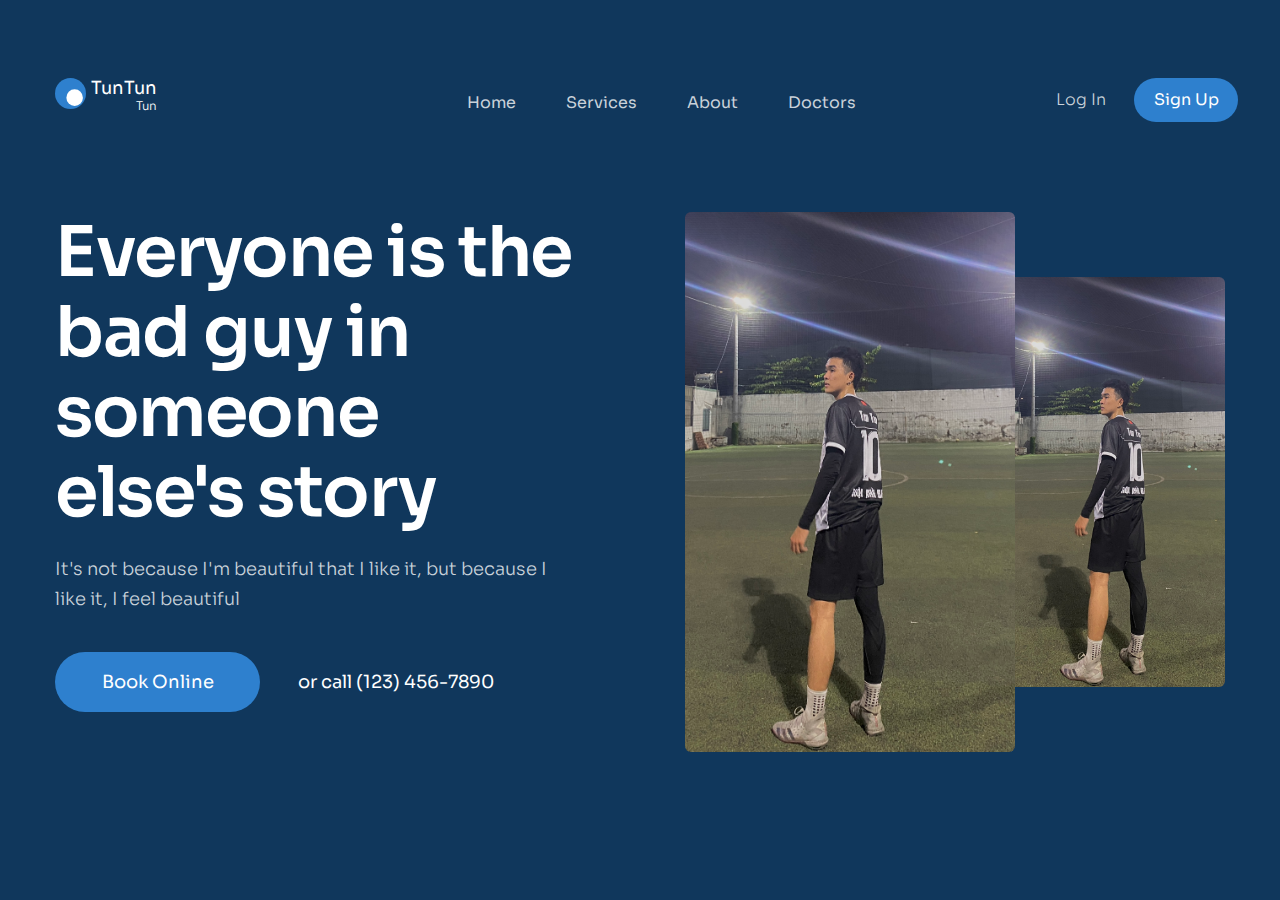
<file: index.html>
<!DOCTYPE html>
<html lang="en">
  <head>
    <meta charset="UTF-8" />
    <meta name="viewport" content="width=device-width, initial-scale=1.0" />
    <title>Tun Tun</title>
    <link rel="stylesheet" href="./style/style.css" />
    <link rel="preconnect" href="https://fonts.googleapis.com" />
    <link rel="preconnect" href="https://fonts.gstatic.com" crossorigin />
    <link
      href="https://fonts.googleapis.com/css2?family=Sora:wght@100;200;300;400;500;600;700;800&display=swap"
      rel="stylesheet"
    />
  </head>
  <body>
    <div class="BG">
      <div class="content">
        <div class="BG_header">
          <div class="BG_header_logo">
            <img src="./IMG/Group 105.svg" alt="" />
            <div class="BG_header_logo_1">
              <span class="BG_header_logo_1_span">TunTun</span>
              <p class="BG_header_logo_1_p">Tun</p>
            </div>
          </div>
          <div class="BG_header_mid">
            <ul class="BG_header_mid_ul">
              <li><a class="nav-li-a" href="">Home</a></li>
              <li><a class="nav-li-a" href="">Services</a></li>
              <li><a class="nav-li-a" href="">About</a></li>
              <li><a class="nav-li-a" href="">Doctors</a></li>
            </ul>

            <div class="BG_header_last">
              <button id="Log_in" class="BG_header_last_1">Log In</button>
              <button id="Sign_up" class="BG_header_last_2">Sign Up</button>
            </div>
          </div>
          <a href="./Sign-up/Sign-up.html"></a>
        </div>
        <div class="BG_body">
          <div class="BG_body_left">
            <h2 class="BG_body_left_h2">
              Everyone is the bad guy in someone else's story
            </h2>
            <p class="BG_body_left_p">
              It's not because I'm beautiful that I like it, but because I like
              it, I feel beautiful
            </p>
            <div class="BG_body_left_1">
              <button class="BG_body_left_1_button">Book Online</button>
              <p class="BG_body_left_1_p">or call (123) 456-7890</p>
            </div>
          </div>
          <div class="BG_body_right">
            <img class="BG_body_right_1" src="./IMG/tunsport.jpg" alt="" />
            <img class="BG_body_right_2" src="./IMG/tunsport.jpg" alt="" />
          </div>
        </div>
      </div>
    </div>
  </body>
  <script src="./JS/style.js"></script>
</html>
</file>
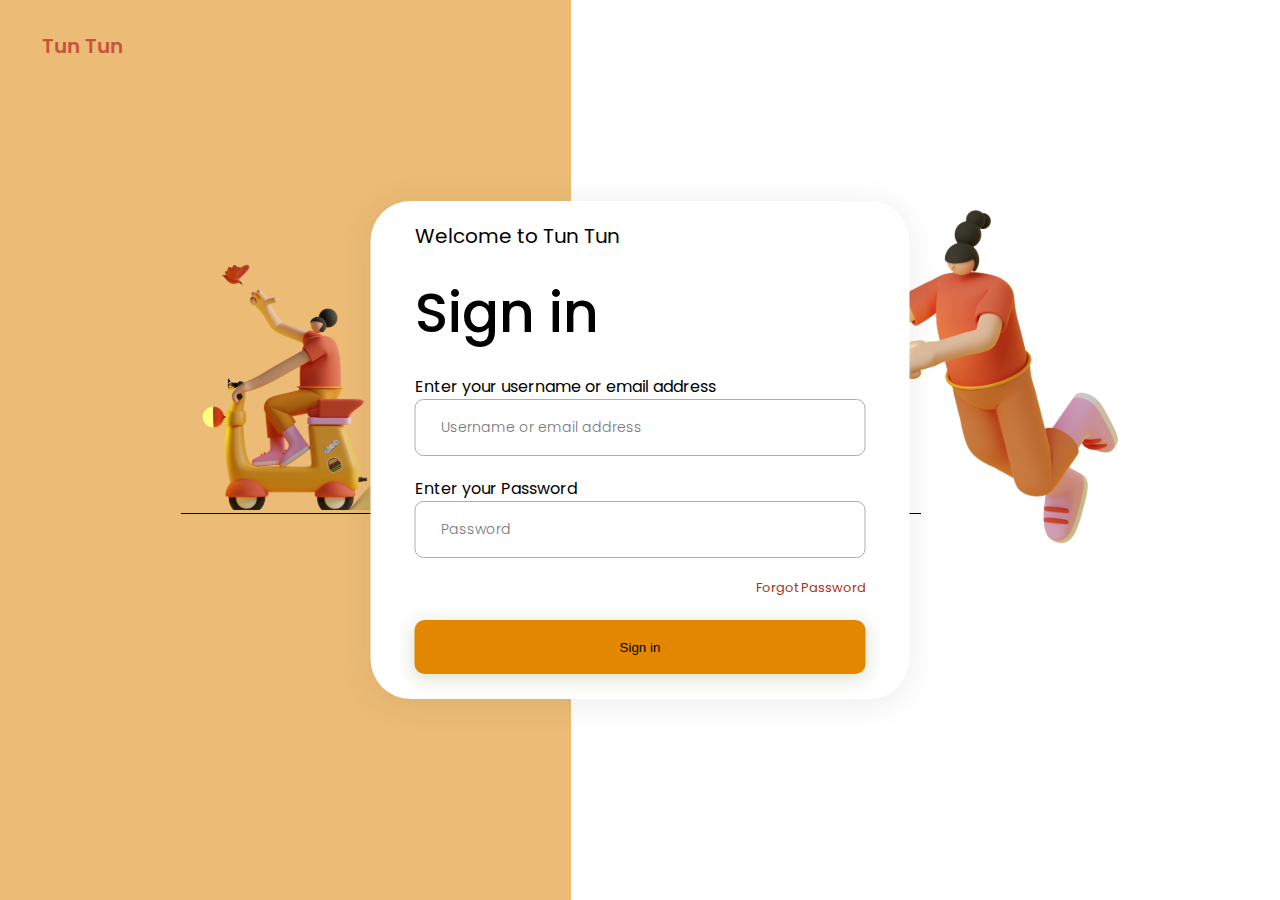
<file: User/Log-in.html>
<!DOCTYPE html>
<html lang="en">
  <head>
    <meta charset="UTF-8" />
    <meta name="viewport" content="width=device-width, initial-scale=1.0" />
    <title>Log in</title>
    <link rel="stylesheet" href="../style/Log-in.css" />
    <link rel="preconnect" href="https://fonts.googleapis.com" />
    <link rel="preconnect" href="https://fonts.gstatic.com" crossorigin />
    <link
      href="https://fonts.googleapis.com/css2?family=Poppins:ital,wght@0,100;0,200;0,300;0,400;0,500;0,600;0,700;0,800;0,900;1,100;1,200;1,300;1,400;1,500;1,600;1,700;1,800;1,900&family=Sora:wght@100;200;300;400;500;600;700;800&display=swap"
      rel="stylesheet"
    />
  </head>

  <body>
    <div class="log">
      <div class="log-all">
        <p class="log-welcome">Welcome to Tun Tun</p>
        <h4 class="log-sign-in">Sign in</h4>

        <div class="acc">
          <p class="log-welcome-p">Enter your username or email address</p>
          <input
            id="taikhoan"
            class="log-welcome-user"
            type="text"
            placeholder="Username or email address"
          />
        </div>
        <div class="pass">
          <p class="log-welcome-p">Enter your Password</p>
          <input
            id="matkhau"
            class="log-welcome-user"
            type="password"
            placeholder="Password"
          />
        </div>

        <p class="log-welcome-forgot">Forgot Password</p>
        <button id="Welcome-button" class="log-welcome-button">Sign in</button>
      </div>
    </div>
    <div class="Log-up">
      <div class="Log-up-left">
        <p class="Log-up-left-p">Tun Tun</p>
        <div class="box-img">
          <img class="Log-up-left-img" src="../IMG/Saly-3.svg" alt="" />
        </div>
      </div>
      <div class="Log-up-right">
        <img class="Log-up-right-img" src="../IMG/Saly-2.svg" alt="" />
      </div>
    </div>
  </body>
  <script src="../JS/log-in.js"></script>
</html>
</file>
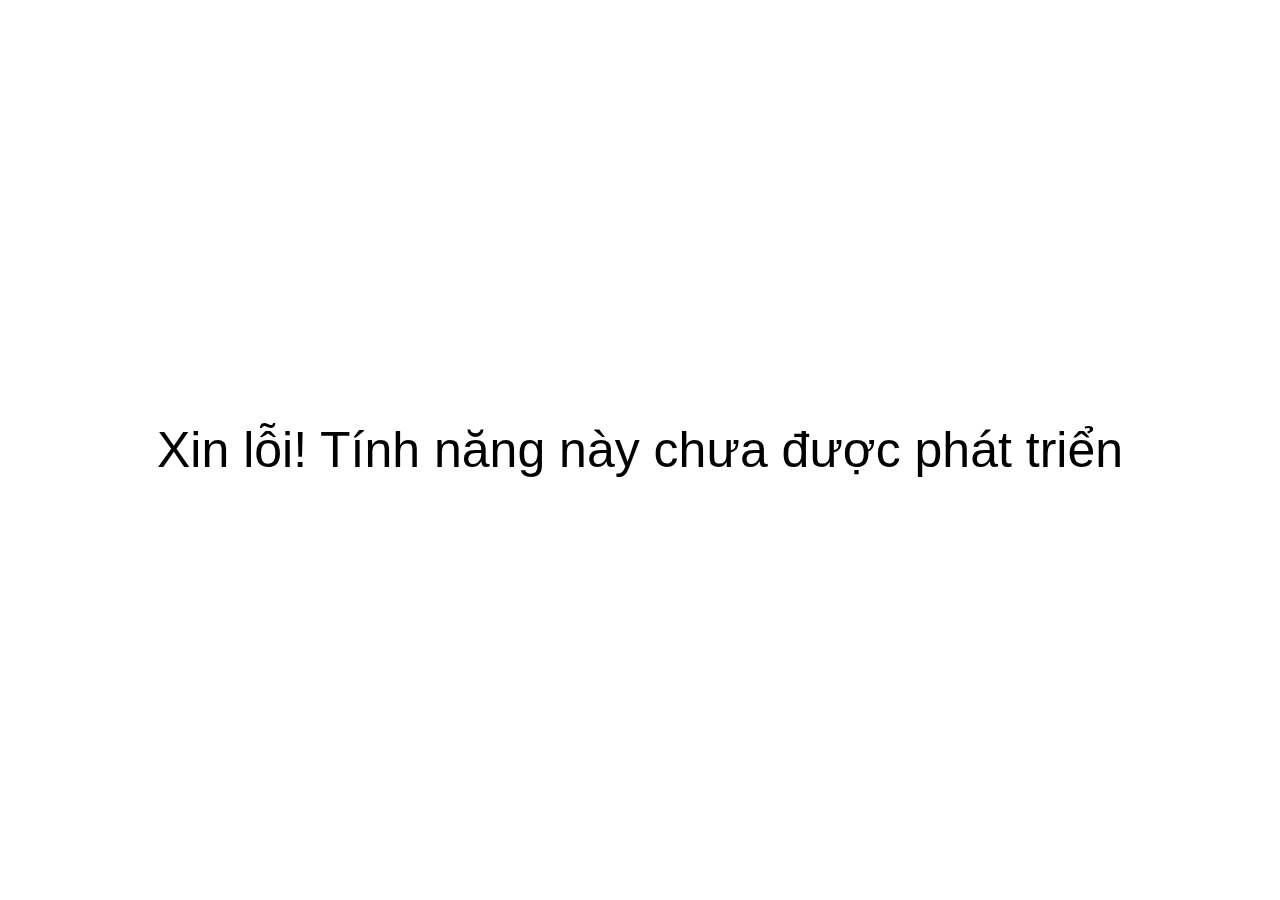
<file: User/Sign-up.html>
<!DOCTYPE html>
<html lang="en">
  <head>
    <meta charset="UTF-8" />
    <meta name="viewport" content="width=device-width, initial-scale=1.0" />
    <title>Sign up</title>
    <link rel="stylesheet" href="../style/Sign-up.css" />
    <link rel="stylesheet" href="../style/style.css" />
  </head>
  <body>
    <div class="Sign_up">
      <p>Xin lỗi! Tính năng này chưa được phát triển</p>

      <!-- <div class="content">
      </div> -->
    </div>
  </body>
</html>
</file>
<file: style/style.css>
* {
  margin: 0;
  padding: 0;
  box-sizing: border-box;
}
html {
  font-family: "Sora", sans-serif;
}
.content {
  /* width: 100%; */
  width: 1170px;
  margin: 0px auto;
}
button {
  border: none;
}
a {
  text-decoration: none;
}
li {
  list-style: none;
}
.BG {
  height: 100vh;
  min-height: 900px;
  background: #10375c;
  padding: 40px;
}
.BG_header {
  display: flex;
  padding-top: 38px;
}
.BG_header_logo {
  display: flex;
}
.nav-li-a {
  color: rgba(201, 210, 218, 1);
  text-align: center;
  font-size: 16px;
  font-style: normal;
  font-weight: 400;
  line-height: 50px;
  padding: 4px 8px;
  text-decoration: none;
}
.BG_header_mid_ul {
  list-style: none;
  flex-grow: 8;
  display: flex;
  gap: 34px;
  margin-right: 150px;
  justify-content: center;
}
.BG_header_last_2:hover {
  cursor: pointer;
  background-color: rgb(143, 143, 31);
}
li:hover {
  list-style: disc;
  cursor: pointer;
  color: #fff;
}
.BG_header_mid {
  display: flex;
  gap: 42px;
  margin-left: 318px;
  text-align: center;
  font-family: Sora;
  font-size: 16px;
  font-style: normal;
  font-weight: 300;
  line-height: 28px; /* 175% */
}
.BG_header_last {
  display: flex;
  gap: 28px;
}
.BG_header_last_1 {
  color: rgba(201, 210, 218, 1);
  text-align: right;
  font-family: Sora;
  font-size: 16px;
  font-style: normal;
  font-weight: 300;
  line-height: 28px; /* 175% */
  width: max-content;
  height: 44px;
  color: (201, 210, 218, 1);
  /* border: none; */
  background: #10375c;
  border: none;
}
.BG_header_last_2 {
  width: 104px;
  height: 44px;
  border-radius: 22px;
  border: rgba(46, 128, 206, 1);
  background: rgba(46, 128, 206, 1);
  color: #fff;
  text-align: center;
  font-family: Sora;
  font-size: 16px;
  font-style: normal;
  font-weight: 400;
  line-height: 28px; /* 175% */
}
.BG_header_logo_1_span {
  color: #fff;
  text-align: right;
  font-family: Sora;
  font-size: 18px;
  font-style: normal;
  font-weight: 400;
  line-height: 14px; /* 77.778% */
}
.BG_header_logo {
  width: 86px;
  height: 31px;
}
.BG_header_logo_1 {
  margin-left: 5px;
}
.BG_header_logo_1_p {
  color: #fff;
  font-family: Sora;
  font-size: 12px;
  font-style: normal;
  font-weight: 300;
  line-height: 14px;
  text-align: right;
}
.BG_body {
  display: flex;
  margin-top: 84px;
}
.BG_body_right {
  display: flex;
  align-items: center;
}
.BG_body_right_1 {
  width: 330px;
  height: 540px;
  border-radius: 6px;
}
.BG_body_right_2 {
  width: 210px;
  height: 410px;
  border-radius: 0px 6px 6px 0px;
  transform: translateY();
}
.BG_body_left {
  width: 517px;
  margin-right: 113px;
}
.BG_body_left_h2 {
  color: #fff;
  font-family: Sora;
  font-size: 70px;
  font-style: normal;
  font-weight: 600;
  line-height: 80px; /* 114.286% */
  letter-spacing: -1.4px;
}
.BG_body_left_p {
  color: #c9d2da;
  font-family: Sora;
  font-size: 18px;
  font-style: normal;
  font-weight: 300;
  line-height: 30px; /* 166.667% */
  margin: 22px 0 38px 0;
}
.BG_body_left_1 {
  display: flex;
  align-items: center;
  gap: 38px;
}
.BG_body_left_1_button:hover {
  cursor: pointer;
  background-color: rgb(143, 143, 31);
}
.BG_body_left_1_button {
  width: 205px;
  height: 60px;
  flex-shrink: 0;
  border-radius: 30px;
  background: #2e80ce;
  color: #fff;
  text-align: center;
  font-family: Sora;
  font-size: 18px;
  font-style: normal;
  font-weight: 400;
  line-height: 30px; /* 166.667% */
  border: none;
}
.BG_body_left_1_p {
  color: #fff;
  text-align: center;
  font-family: Sora;
  font-size: 18px;
  font-style: normal;
  font-weight: 400;
  line-height: 30px; /* 166.667% */
}
img {
  object-fit: cover;
}
.BG_header_last_1:hover {
  cursor: pointer;
  color: rgb(143, 143, 31);
}
</file>
<file: style/Log-in.css>
* {
  padding: 0;
  margin: 0;
  box-sizing: border-box;
}
.Log-up {
  height: 900px;
  display: flex;
  position: relative;
}
.Log-up-left {
  background: rgba(236, 188, 118, 1);
  width: 50%;
  height: 100vh;
}
.Log-up-left-p {
  color: #c6553b;
  font-family: Poppins;
  font-size: 20px;
  font-style: normal;
  font-weight: 600;
  margin-top: 31px;
  margin-left: 42px;
}

.box-img {
  position: relative;
  margin-top: 193px;
  margin-left: 181px;
}
.box-img::after {
  position: absolute;
  content: "";
  background-color: rgba(0, 0, 0, 1);
  width: 740px;
  height: 1px;
  left: 0;
  bottom: 0;
  z-index: 1100;
}

.Log-up-left-img {
  width: 269px;
  height: 256px;
}

.Log-up-right-img {
  width: 450px;
  height: 450px;
  align-items: center;
  margin-top: 144px;
  margin-right: 61px;
  margin-left: 198px;
}
.log {
  width: 539px;
  height: fit-content;
  border-radius: 40px;
  background: #fff;
  box-shadow: 0px 4px 35px 0px rgba(0, 0, 0, 0.08);
  position: absolute;
  z-index: 1000000000;
  align-items: center;
  top: 50%;
  left: 50%;
  transform: translateX(-50%) translateY(-50%);
}
.log-all {
  gap: 20px;

  top: 100px;
  display: flex;
  flex-direction: column;
  /* align-items: center; */
  justify-content: center;
  padding: 20px 44px 25px 44px;
}
.log-welcome {
  color: #000;
  font-family: Poppins;
  font-size: 20px;
  font-style: normal;
  font-weight: 400;
  line-height: normal;
}
.log-sign-in {
  color: #000;
  font-family: Poppins;
  font-size: 55px;
  font-style: normal;
  font-weight: 500;
  line-height: normal;
}
.log-welcome-p {
  color: #000;
  font-family: Poppins;
  font-size: 16px;
  font-style: normal;
  font-weight: 400;
  line-height: normal;
}
input {
  width: 451px;
  height: 57px;
  border-radius: 9px;
  border: 1px solid #adadad;
  background: #fff;
}
.log-welcome-user {
  color: #808080;
  font-family: Poppins;
  font-size: 14px;
  font-style: normal;
  font-weight: 300;
  line-height: normal;
}
.log-welcome-forgot {
  color: rgba(173, 49, 19, 1);
  font-family: Poppins;
  font-size: 13px;
  font-style: normal;
  font-weight: 400;
  line-height: normal;
}
.log-welcome-button {
  width: 451px;
  height: 54px;
  border-radius: 10px;
  background: rgba(228, 135, 0, 1);
  box-shadow: 0px 4px 19px 0px rgba(119, 147, 65, 0.3);
  border: none;
}
.log-welcome-button:hover {
  cursor: pointer;
  background-color: rgb(187, 213, 213);
}
.log-welcome-forgot {
  text-align: end;
  margin-bottom: 2px;
}
.log-welcome-user {
  padding: 25px;
}
</file>
<file: style/Sign-up.css>
* {
  padding: 0;
  margin: 0;
  box-sizing: border-box;
}

.Sign_up p {
  font-size: 50px;
  width: 100%;
  /* height: 900px; */
  text-align: center;
  margin-top: 50vh;
  transform: translateY(-50%);
}
</file>
